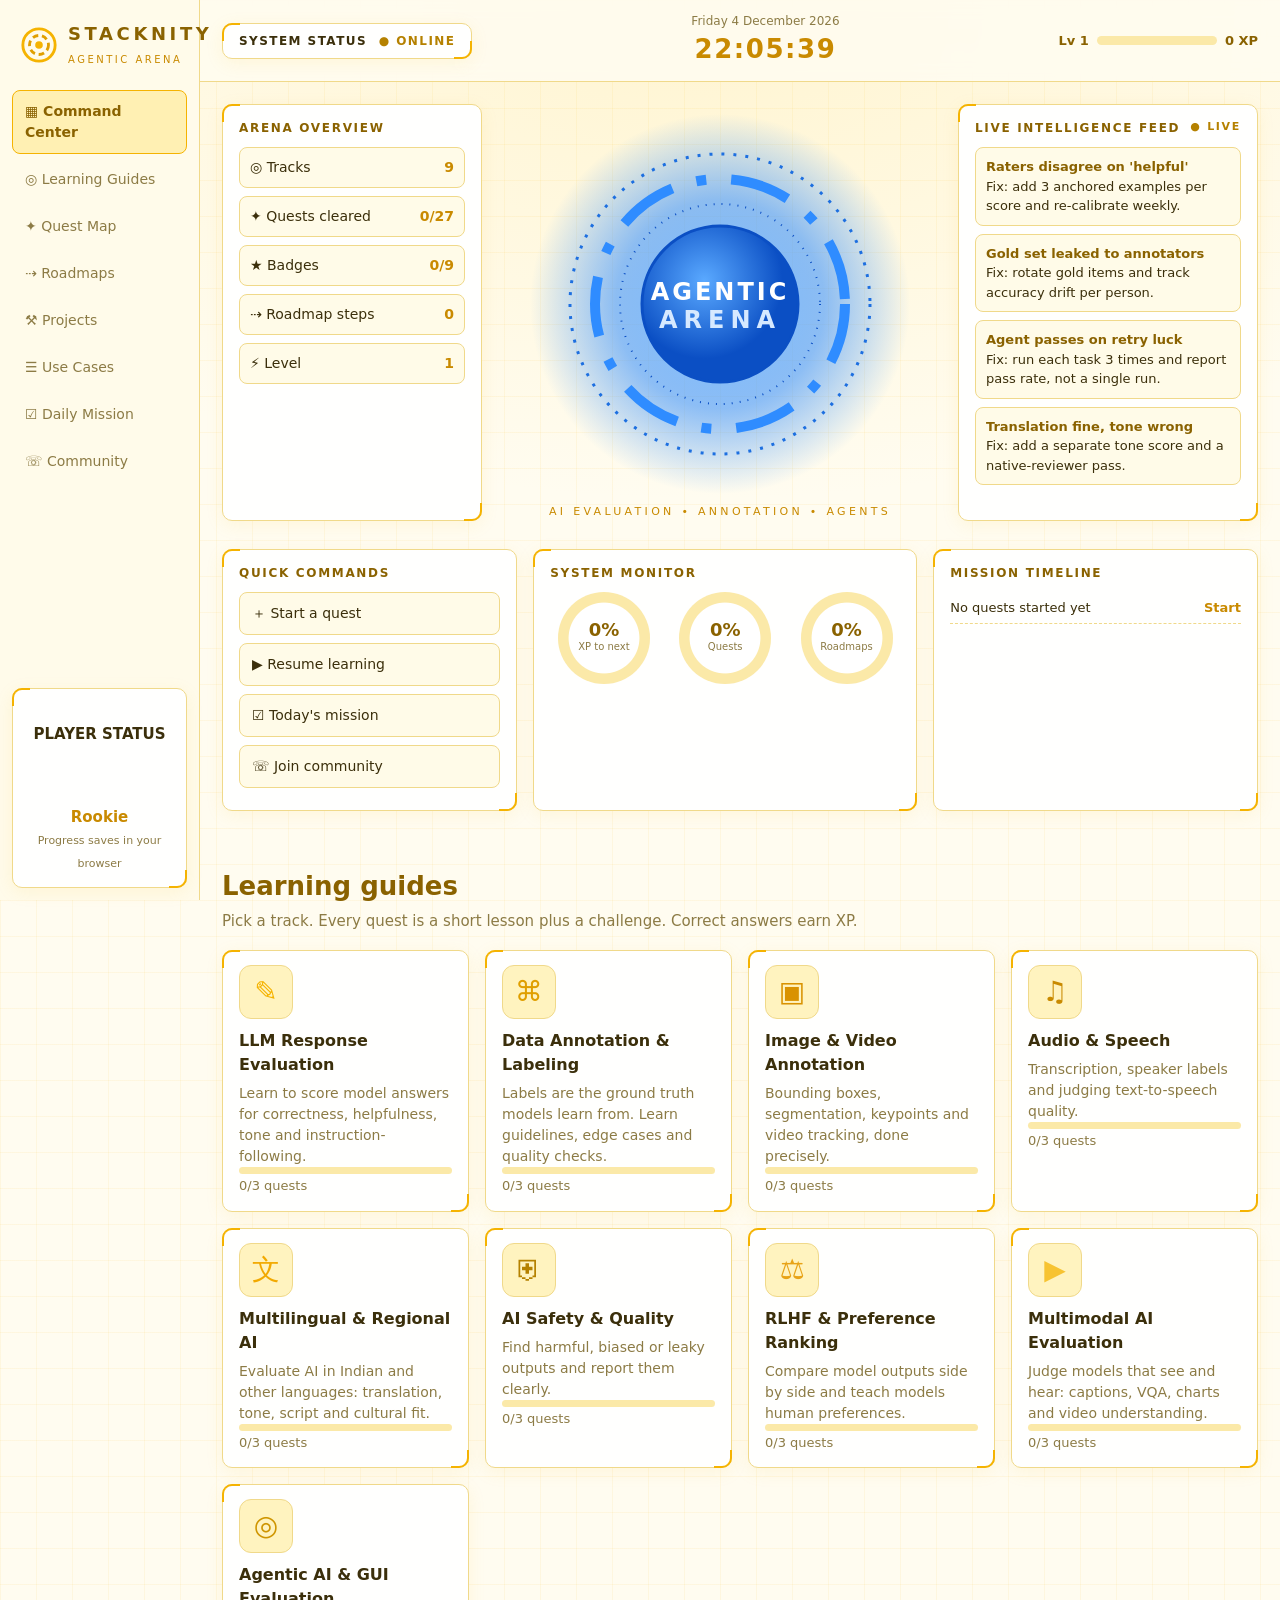
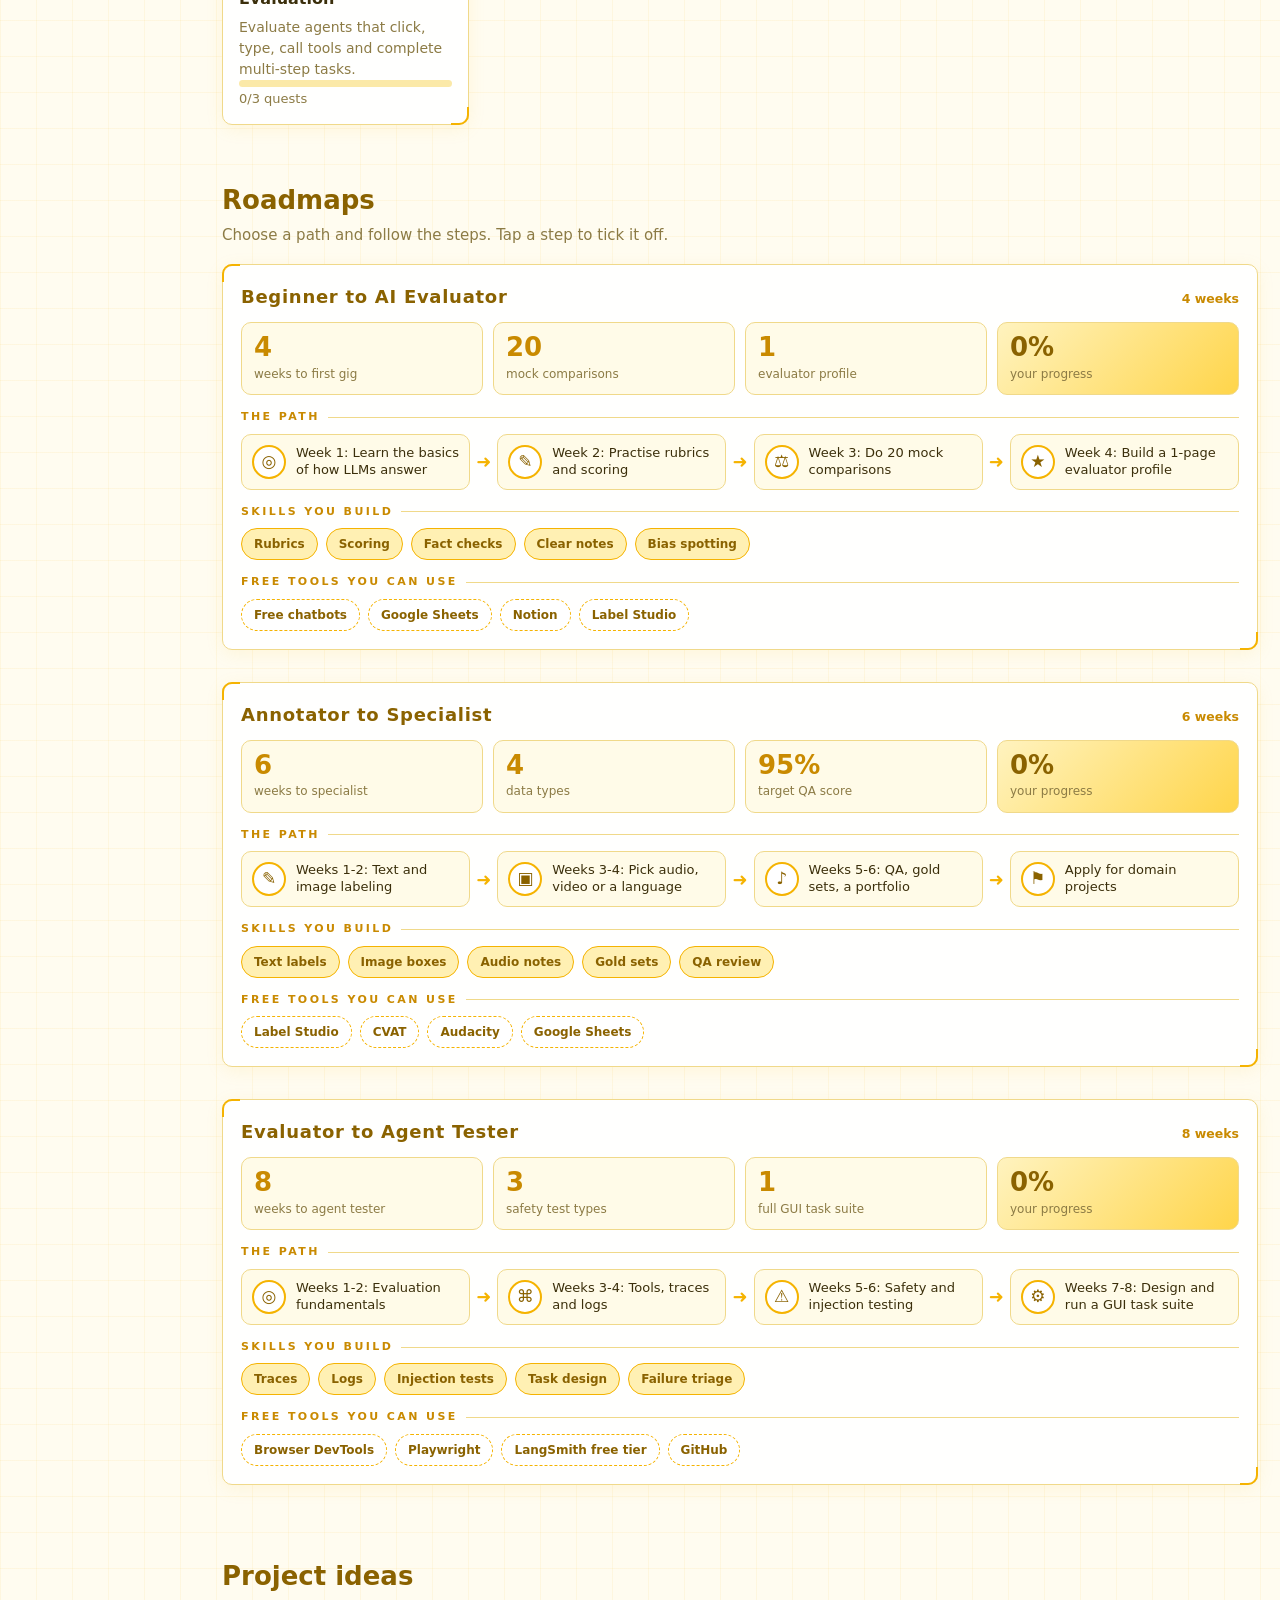
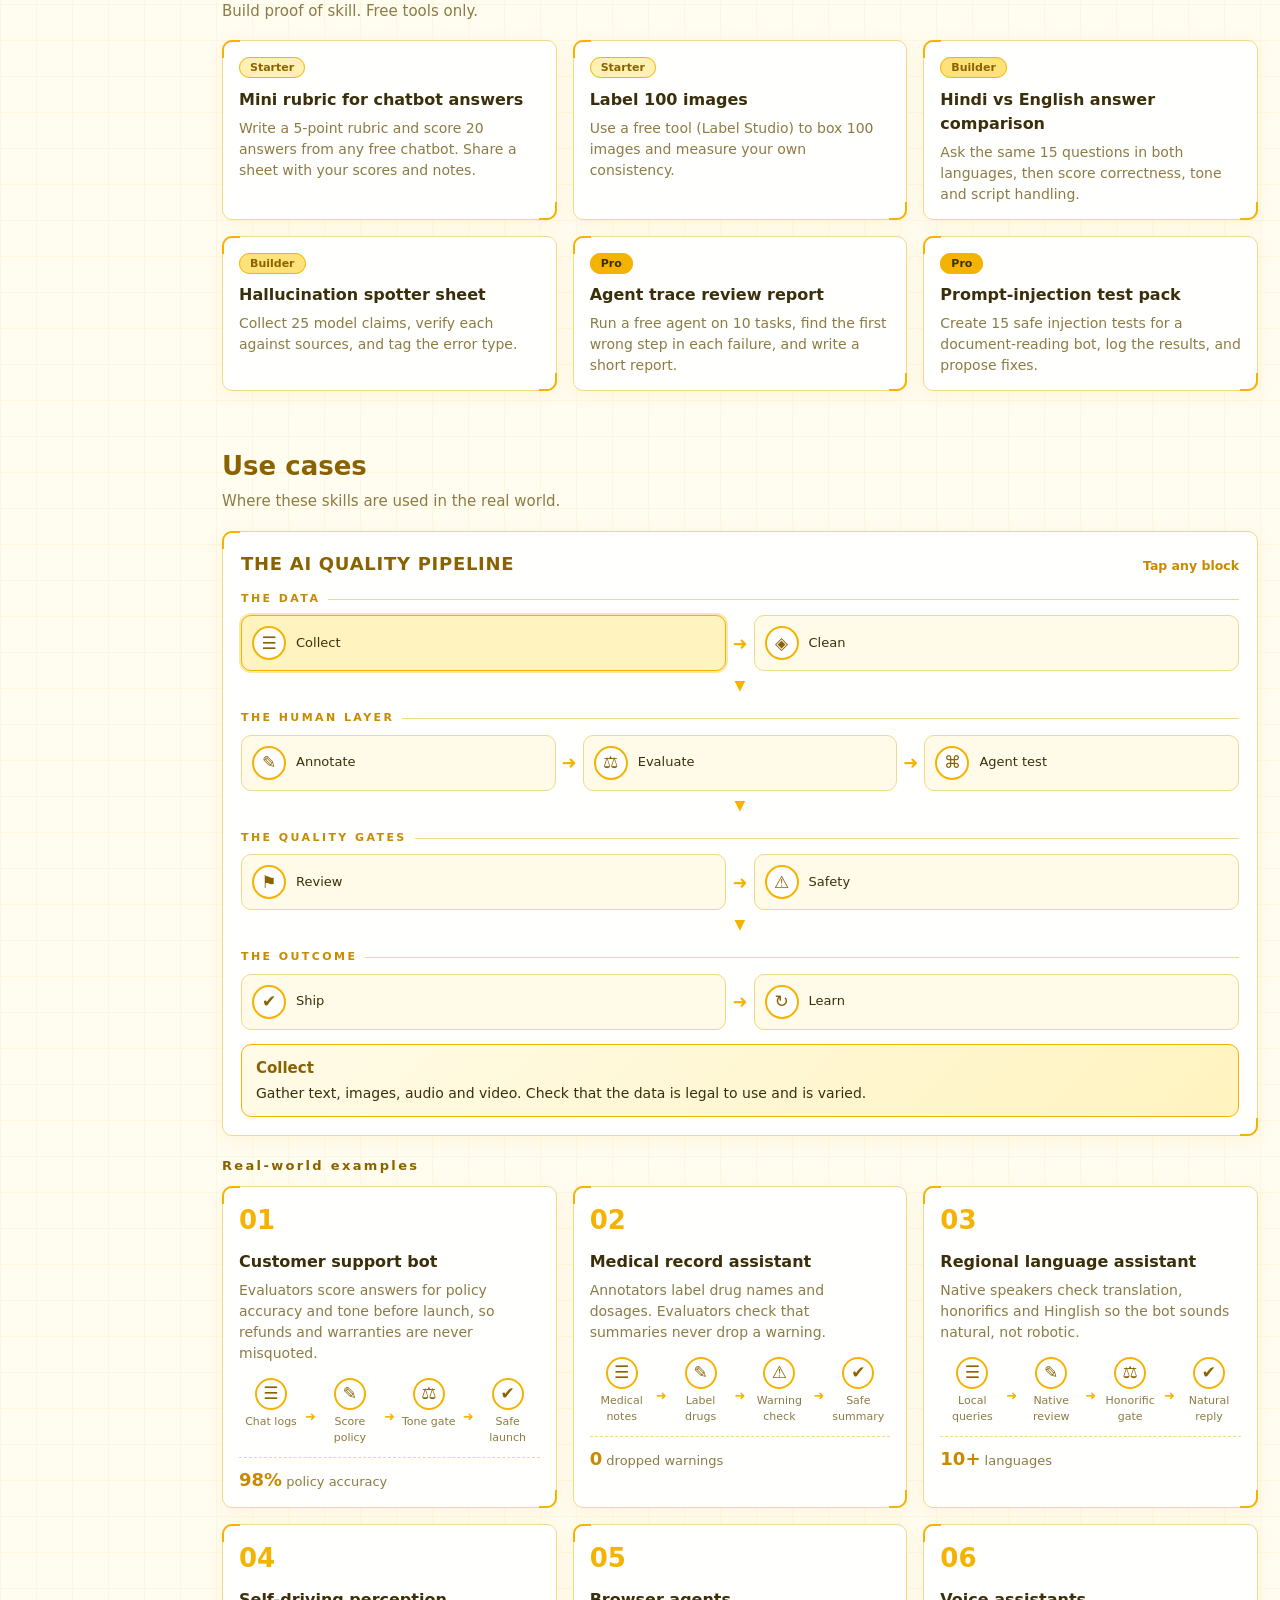
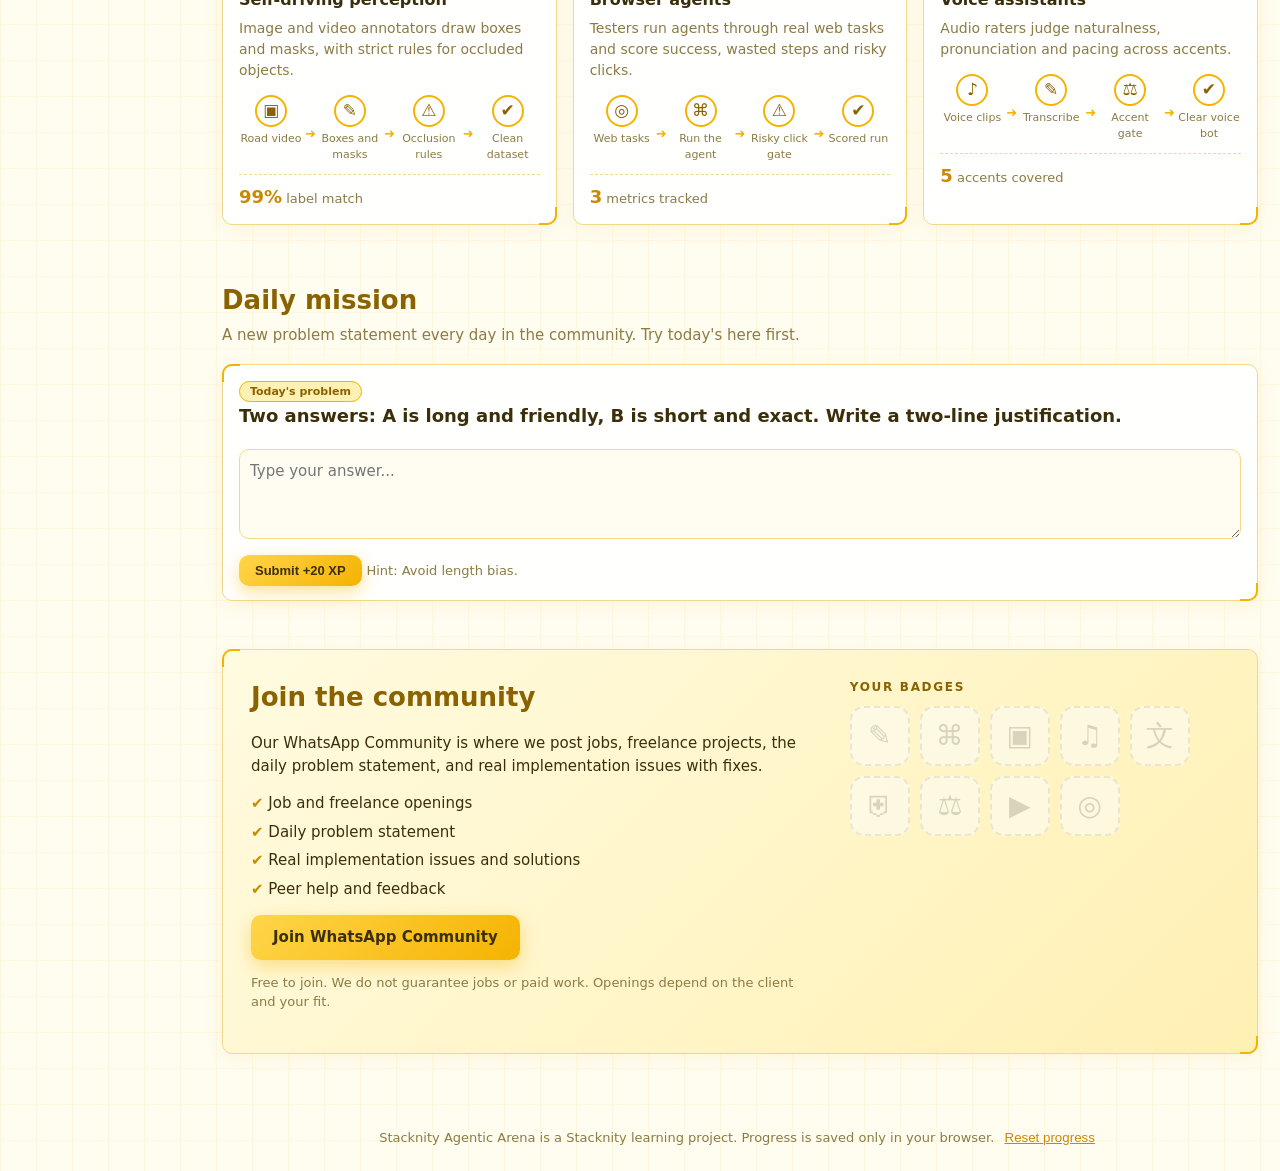
<file: index.html>
<!doctype html><html lang="en"><head><meta charset="utf-8"><meta name="viewport" content="width=device-width,initial-scale=1">
<title>Stacknity Agentic Arena - Learn AI evaluation by playing</title>
<meta name="description" content="Free game-style learning guides, roadmaps, projects and a job community for AI evaluators, annotators and agent testers.">
<link rel="stylesheet" href="style.css"></head><body>
<aside class="side"><a class="brand" href="#top"><svg viewBox="0 0 40 40" width="38" height="38"><circle cx="20" cy="20" r="17" fill="none" stroke="#f5b301" stroke-width="3"/><circle cx="20" cy="20" r="10" fill="none" stroke="#e09f00" stroke-width="3" stroke-dasharray="6 4"/><circle cx="20" cy="20" r="4" fill="#f5b301"/></svg><div><b>STACKNITY</b><span>AGENTIC ARENA</span></div></a>
<nav id="snav"><a href="#top" class="on">▦ Command Center</a><a href="#learn">◎ Learning Guides</a><a href="#map-sec">✦ Quest Map</a><a href="#roadmaps">⇢ Roadmaps</a><a href="#projects">⚒ Projects</a><a href="#usecases">☰ Use Cases</a><a href="#daily">☑ Daily Mission</a><a href="#community">☏ Community</a></nav>
<div class="voice panel"><h4>PLAYER STATUS</h4><div class="wave"><i></i><i></i><i></i><i></i><i></i><i></i><i></i><i></i><i></i></div><p id="rank">Rookie</p><small>Progress saves in your browser</small></div></aside>
<div class="shell">
<header class="top"><div class="panel pill-status">SYSTEM STATUS <b>● ONLINE</b></div>
<div class="clock"><small id="date"></small><strong id="time"></strong></div>
<div class="hud"><span id="lvl">Lv 1</span><div class="xpbar"><i id="xpfill"></i></div><span id="xp">0 XP</span></div></header>
<main id="top">
<section class="cmd">
<div class="panel col"><h3>ARENA OVERVIEW</h3>
<div class="row"><span>◎ Tracks</span><b id="ov-tracks">9</b></div><div class="row"><span>✦ Quests cleared</span><b id="ov-quests">0/27</b></div><div class="row"><span>★ Badges</span><b id="ov-badges">0/9</b></div><div class="row"><span>⇢ Roadmap steps</span><b id="ov-steps">0</b></div><div class="row"><span>⚡ Level</span><b id="ov-lvl">1</b></div></div>
<div class="core"><svg viewBox="0 0 400 400" aria-hidden="true"><defs><radialGradient id="cg"><stop offset="0" stop-color="#9fd0ff"/><stop offset=".55" stop-color="#2f8cff" stop-opacity=".55"/><stop offset="1" stop-color="#2f8cff" stop-opacity="0"/></radialGradient><radialGradient id="cf" cx=".4" cy=".35"><stop offset="0" stop-color="#5aa9ff"/><stop offset="1" stop-color="#0b4fc4"/></radialGradient></defs>
<circle cx="200" cy="200" r="190" fill="url(#cg)"/>
<g class="spin1"><circle cx="200" cy="200" r="150" fill="none" stroke="#1d6fe0" stroke-width="3" stroke-dasharray="3 9"/></g>
<g class="spin2"><circle cx="200" cy="200" r="125" fill="none" stroke="#2f8cff" stroke-width="10" stroke-dasharray="60 25 10 25"/></g>
<g class="spin1"><circle cx="200" cy="200" r="100" fill="none" stroke="#0b4fc4" stroke-width="2" stroke-dasharray="1 7"/></g>
<circle cx="200" cy="200" r="78" fill="url(#cf)" stroke="#0b4fc4" stroke-width="3"/>
<text x="200" y="196" text-anchor="middle" font-size="24" font-weight="800" letter-spacing="3" fill="#fff">AGENTIC</text><text x="200" y="224" text-anchor="middle" font-size="24" font-weight="800" letter-spacing="6" fill="#d6e9ff">ARENA</text></svg>
<p class="core-sub">AI EVALUATION • ANNOTATION • AGENTS</p></div>
<div class="panel col feed"><h3>LIVE INTELLIGENCE FEED <b class="live">● LIVE</b></h3><div id="real"></div></div>
</section>
<section class="cmd2">
<div class="panel"><h3>QUICK COMMANDS</h3><a class="qc" href="#learn">＋ Start a quest</a><a class="qc" id="resume" href="#learn">▶ Resume learning</a><a class="qc" href="#daily">☑ Today's mission</a><a class="qc" href="#community">☏ Join community</a></div>
<div class="panel"><h3>SYSTEM MONITOR</h3><div class="gauges"><div class="g" id="g1"><b>0%</b><small>XP to next</small></div><div class="g" id="g2"><b>0%</b><small>Quests</small></div><div class="g" id="g3"><b>0%</b><small>Roadmaps</small></div></div></div>
<div class="panel"><h3>MISSION TIMELINE</h3><div id="timeline"></div></div>
</section>
<section id="learn"><h2>Learning guides</h2><p class="sub">Pick a track. Every quest is a short lesson plus a challenge. Correct answers earn XP.</p>
<div id="tracks" class="grid tracks"></div></section>
<section id="map-sec" hidden><div class="panel mapp"><h2 id="map-title"></h2><p class="sub" id="map-blurb"></p>
<div class="map-wrap"><svg id="map" viewBox="0 0 800 260" preserveAspectRatio="xMidYMid meet"></svg></div>
<p class="sub small">Tap a glowing node to open the quest. Finish them in order to unlock the badge.</p></div></section>
<section id="roadmaps"><h2>Roadmaps</h2><p class="sub">Choose a path and follow the steps. Tap a step to tick it off.</p><div id="roads" class="grid roads"></div></section>
<section id="projects"><h2>Project ideas</h2><p class="sub">Build proof of skill. Free tools only.</p><div id="proj" class="grid cards3"></div></section>
<section id="usecases"><h2>Use cases</h2><p class="sub">Where these skills are used in the real world.</p><div class="panel dg"><div class="dg-h"><h3>THE AI QUALITY PIPELINE</h3><small>Tap any block</small></div><div id="pipe"></div></div><h3 class="sec3">Real-world examples</h3><div id="uses" class="grid cards3"></div></section>
<section id="daily"><h2>Daily mission</h2><p class="sub">A new problem statement every day in the community. Try today's here first.</p><div class="panel big" id="dailybox"></div></section>
<section id="community" class="comm panel"><div><h2>Join the community</h2>
<p>Our WhatsApp Community is where we post jobs, freelance projects, the daily problem statement, and real implementation issues with fixes.</p>
<ul class="ticks"><li>Job and freelance openings</li><li>Daily problem statement</li><li>Real implementation issues and solutions</li><li>Peer help and feedback</li></ul>
<a class="btn" id="wa" href="#community">Join WhatsApp Community</a>
<p class="small">Free to join. We do not guarantee jobs or paid work. Openings depend on the client and your fit.</p></div>
<div class="badges"><h3>YOUR BADGES</h3><div id="badges"></div></div></section>
</main>
<footer>Stacknity Agentic Arena is a Stacknity learning project. Progress is saved only in your browser. <button id="reset" class="link">Reset progress</button></footer></div>
<div id="modal" class="modal" hidden><div class="mbox panel"><button class="x" id="mx" aria-label="Close">✕</button><div id="mc"></div></div></div>
<script src="data.js"></script><script src="diagrams.js"></script><script src="app.js"></script></body></html>
</file>
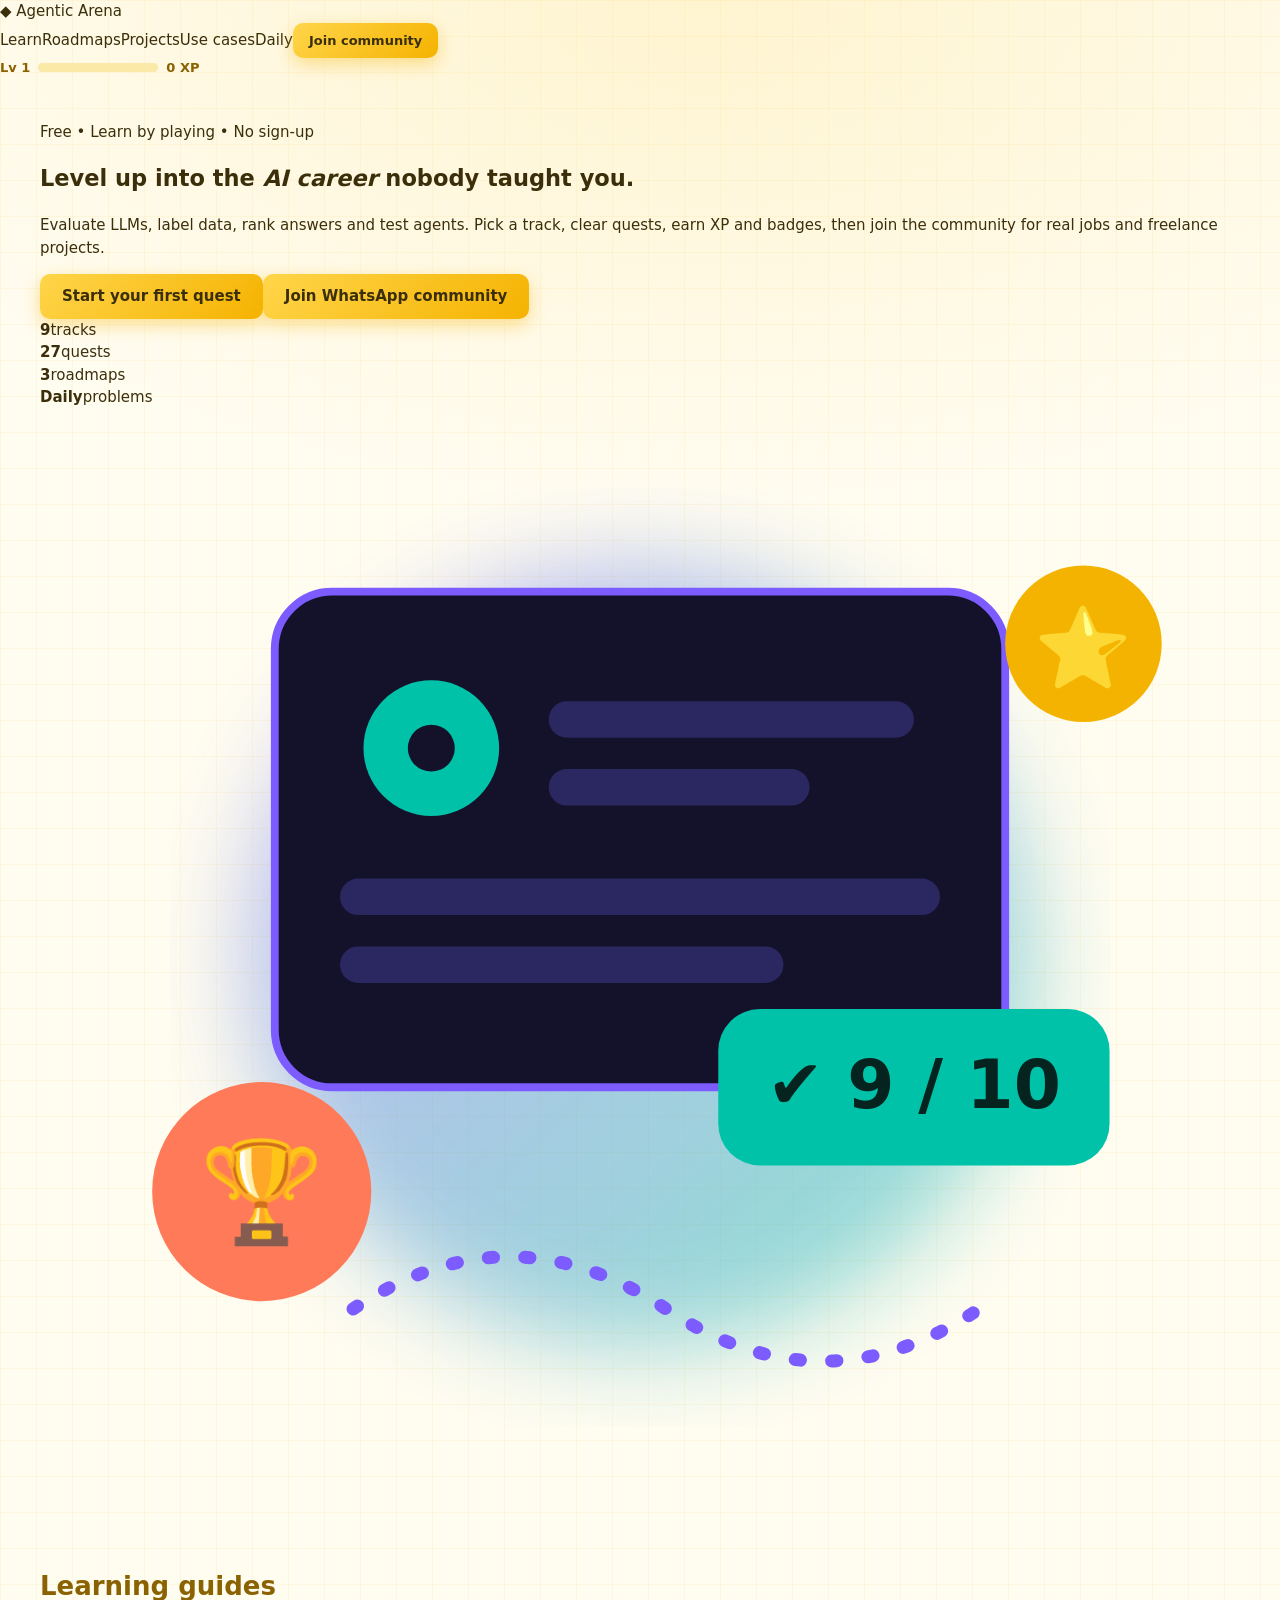
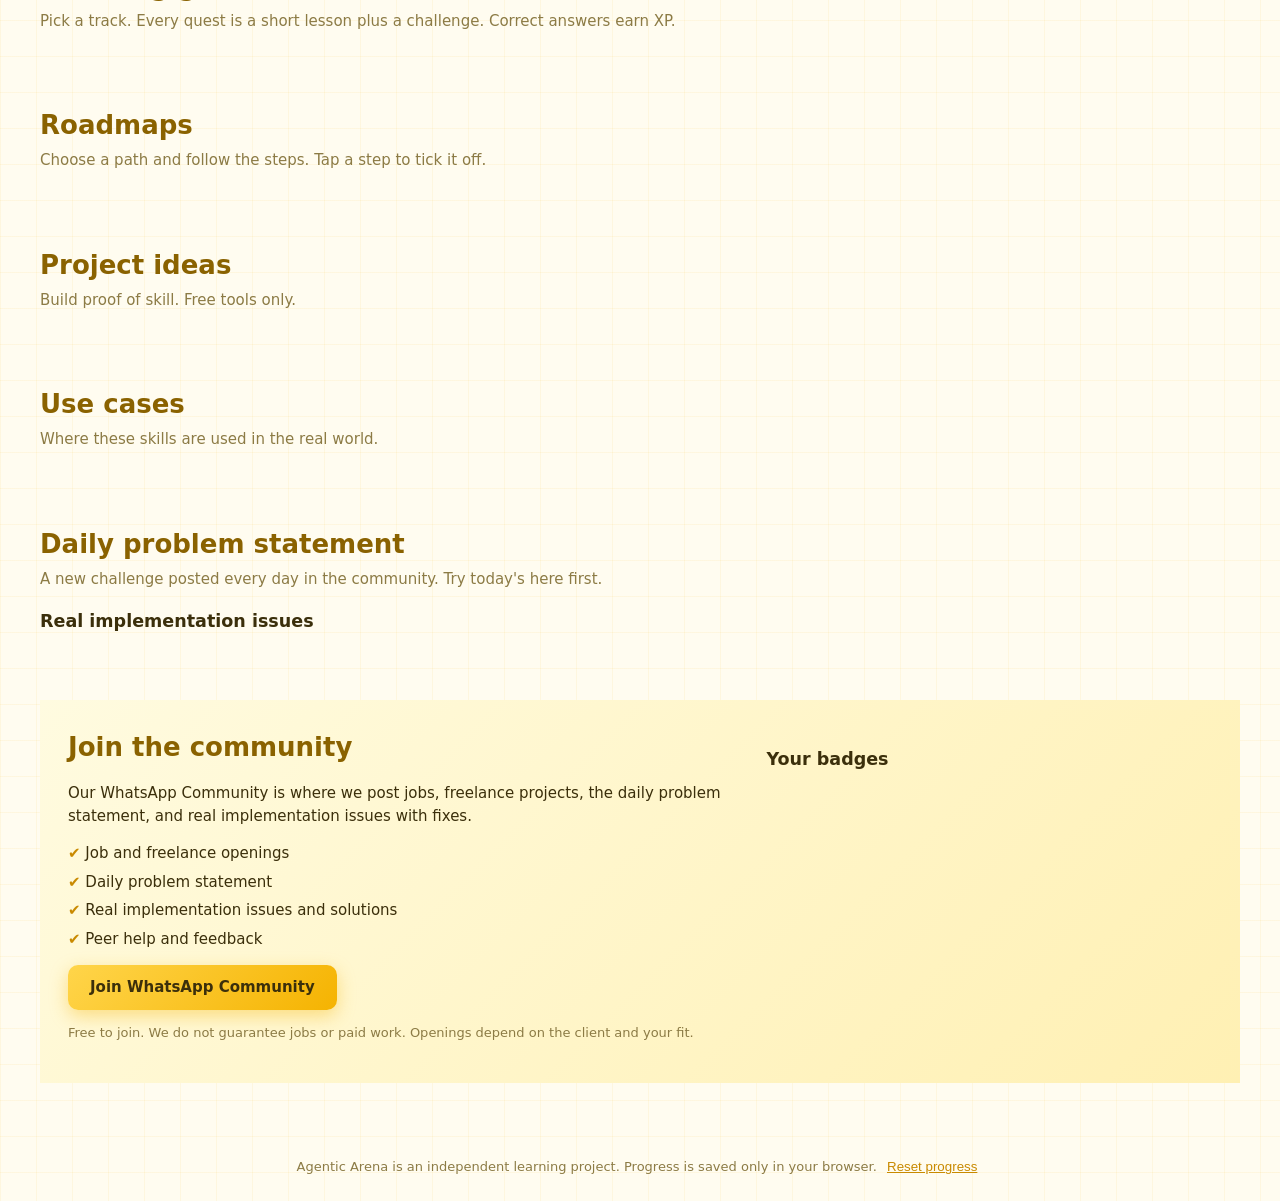
<file: 5-index.html>
<!doctype html><html lang="en"><head><meta charset="utf-8"><meta name="viewport" content="width=device-width,initial-scale=1">
<title>Agentic Arena - Learn AI evaluation by playing</title>
<meta name="description" content="Free game-style learning guides, roadmaps, projects and a job community for AI evaluators, annotators and agent testers.">
<link rel="stylesheet" href="style.css"></head><body>
<header class="nav"><a class="logo" href="#top"><span>◆</span> Agentic Arena</a>
<nav><a href="#learn">Learn</a><a href="#roadmaps">Roadmaps</a><a href="#projects">Projects</a><a href="#usecases">Use cases</a><a href="#daily">Daily</a><a class="btn sm" href="#community">Join community</a></nav>
<div class="hud"><span id="lvl">Lv 1</span><div class="xpbar"><i id="xpfill"></i></div><span id="xp">0 XP</span></div></header>
<main id="top">
<section class="hero"><div class="hero-text"><p class="pill">Free • Learn by playing • No sign-up</p>
<h1>Level up into the <em>AI career</em> nobody taught you.</h1>
<p>Evaluate LLMs, label data, rank answers and test agents. Pick a track, clear quests, earn XP and badges, then join the community for real jobs and freelance projects.</p>
<div class="cta"><a class="btn" href="#learn">Start your first quest</a><a class="btn ghost" href="#community">Join WhatsApp community</a></div>
<div class="stats"><div><b>9</b>tracks</div><div><b>27</b>quests</div><div><b>3</b>roadmaps</div><div><b>Daily</b>problems</div></div></div>
<div class="hero-art" aria-hidden="true">
<svg viewBox="0 0 460 420"><defs><linearGradient id="g1" x1="0" x2="1" y1="0" y2="1"><stop offset="0" stop-color="#7c5cff"/><stop offset="1" stop-color="#00c2a8"/></linearGradient><filter id="bl"><feGaussianBlur stdDeviation="18"/></filter></defs>
<circle cx="230" cy="210" r="150" fill="url(#g1)" opacity=".45" filter="url(#bl)"/>
<rect x="90" y="70" width="280" height="190" rx="22" fill="#14122b" stroke="#7c5cff" stroke-width="3"/>
<circle cx="150" cy="130" r="26" fill="#00c2a8"/><circle cx="150" cy="130" r="9" fill="#14122b"/>
<rect x="195" y="112" width="140" height="14" rx="7" fill="#2b2760"/><rect x="195" y="138" width="100" height="14" rx="7" fill="#2b2760"/>
<rect x="115" y="180" width="230" height="14" rx="7" fill="#2b2760"/><rect x="115" y="206" width="170" height="14" rx="7" fill="#2b2760"/>
<g class="float"><rect x="260" y="230" width="150" height="60" rx="16" fill="#00c2a8"/><text x="335" y="268" text-anchor="middle" font-size="26" font-weight="800" fill="#06241f">✔ 9 / 10</text></g>
<g class="float2"><circle cx="85" cy="300" r="42" fill="#ff7a59"/><text x="85" y="313" text-anchor="middle" font-size="38">🏆</text></g>
<g class="float2"><circle cx="400" cy="90" r="30" fill="#f5b301"/><text x="400" y="102" text-anchor="middle" font-size="30">⭐</text></g>
<path d="M120 345 q60 -40 120 0 t120 0" stroke="#7c5cff" stroke-width="5" fill="none" stroke-dasharray="2 12" stroke-linecap="round"/>
</svg></div></section>

<section id="learn"><h2>Learning guides</h2><p class="sub">Pick a track. Every quest is a short lesson plus a challenge. Correct answers earn XP.</p>
<div id="tracks" class="grid tracks"></div></section>

<section id="map-sec" hidden><h2 id="map-title"></h2><p class="sub" id="map-blurb"></p>
<div class="map-wrap"><svg id="map" viewBox="0 0 800 260" preserveAspectRatio="xMidYMid meet"></svg></div>
<p class="sub small">Tap a glowing node to open the quest. Finish them in order to unlock the badge.</p></section>

<section id="roadmaps"><h2>Roadmaps</h2><p class="sub">Choose a path and follow the steps. Tap a step to tick it off.</p>
<div id="roads" class="grid roads"></div></section>

<section id="projects"><h2>Project ideas</h2><p class="sub">Build proof of skill. Free tools only.</p>
<div id="proj" class="grid cards3"></div></section>

<section id="usecases"><h2>Use cases</h2><p class="sub">Where these skills are used in the real world.</p>
<div id="uses" class="grid cards3"></div></section>

<section id="daily"><h2>Daily problem statement</h2><p class="sub">A new challenge posted every day in the community. Try today's here first.</p>
<div class="two"><div class="card big" id="dailybox"></div>
<div><h3>Real implementation issues</h3><div id="real"></div></div></div></section>

<section id="community" class="comm"><div><h2>Join the community</h2>
<p>Our WhatsApp Community is where we post jobs, freelance projects, the daily problem statement, and real implementation issues with fixes.</p>
<ul class="ticks"><li>Job and freelance openings</li><li>Daily problem statement</li><li>Real implementation issues and solutions</li><li>Peer help and feedback</li></ul>
<a class="btn" id="wa" href="#community">Join WhatsApp Community</a>
<p class="small">Free to join. We do not guarantee jobs or paid work. Openings depend on the client and your fit.</p></div>
<div class="badges"><h3>Your badges</h3><div id="badges"></div></div></section>
</main>
<footer>Agentic Arena is an independent learning project. Progress is saved only in your browser. <button id="reset" class="link">Reset progress</button></footer>
<div id="modal" class="modal" hidden><div class="mbox"><button class="x" id="mx" aria-label="Close">✕</button><div id="mc"></div></div></div>
<script src="data.js"></script><script src="app.js"></script></body></html>
</file>
<file: style.css>
:root{--bg:#fffcf0;--panel:#fffffe;--line:#f0d98a;--g1:#fff3bf;--g2:#ffd54a;--g3:#f5b301;--g4:#c98a00;--g5:#8a6200;--tx:#3b2f0b;--mut:#8c7b45;--side:200px}
*{box-sizing:border-box}html{scroll-behavior:smooth}
body{margin:0;color:var(--tx);font:15px/1.5 system-ui,Segoe UI,Roboto,sans-serif;background:
 linear-gradient(#f5b30112 1px,transparent 1px) 0 0/36px 36px,linear-gradient(90deg,#f5b30112 1px,transparent 1px) 0 0/36px 36px,
 radial-gradient(900px 500px at 55% 0%,#ffe9a066,transparent),var(--bg)}
a{color:inherit;text-decoration:none}
.panel{position:relative;background:var(--panel);border:1px solid var(--line);border-radius:10px;padding:14px 16px;box-shadow:0 4px 18px #f5b30118}
.panel::before,.panel::after{content:"";position:absolute;width:16px;height:16px;border:2px solid var(--g3);pointer-events:none}
.panel::before{top:-1px;left:-1px;border-right:0;border-bottom:0;border-top-left-radius:10px}
.panel::after{bottom:-1px;right:-1px;border-left:0;border-top:0;border-bottom-right-radius:10px}
.panel h3{margin:0 0 10px;font-size:12px;letter-spacing:.14em;color:var(--g5)}
.side{position:fixed;inset:0 auto 0 0;width:var(--side);padding:12px;display:flex;flex-direction:column;gap:12px;background:#fffbea;border-right:1px solid var(--line);z-index:20}
.brand svg{flex:none}.brand{display:flex;gap:10px;align-items:center;padding:8px}.brand b{display:block;letter-spacing:.2em;font-size:18px;color:var(--g5)}.brand span{font-size:10px;letter-spacing:.25em;color:var(--g4)}
#snav{display:flex;flex-direction:column;gap:4px}#snav a{padding:10px 12px;border-radius:8px;color:var(--mut);font-size:14px;border:1px solid transparent}
#snav a:hover{color:var(--g5);background:#fff3bf80}#snav a.on{background:#fff0b3;color:var(--g5);border-color:var(--g3);font-weight:700}
.voice{margin-top:auto;text-align:center}.voice p{margin:6px 0 0;font-weight:800;color:var(--g4)}.voice small{color:var(--mut);font-size:11px}
.wave{display:flex;gap:4px;justify-content:center;align-items:center;height:34px}.wave i{width:4px;background:var(--g3);border-radius:4px;animation:wv 1.2s ease-in-out infinite}
.wave i:nth-child(odd){animation-delay:.25s}.wave i:nth-child(3n){animation-delay:.5s}@keyframes wv{0%,100%{height:6px}50%{height:28px}}
.shell{margin-left:var(--side);min-height:100vh}
.top{display:flex;align-items:center;gap:16px;padding:12px 22px;position:sticky;top:0;z-index:15;background:#fffcf0e6;backdrop-filter:blur(8px);border-bottom:1px solid var(--line)}
.pill-status{padding:8px 16px;font-size:12px;letter-spacing:.12em;font-weight:700}.pill-status b{color:#b58100;margin-left:6px}
.clock{flex:1;text-align:center}.clock small{display:block;color:var(--mut);font-size:12px}.clock strong{font-size:26px;color:var(--g4);letter-spacing:.06em}
.hud{display:flex;align-items:center;gap:8px;font-size:13px;font-weight:800;color:var(--g5)}.xpbar{width:120px;height:9px;background:#fbe9a8;border-radius:9px;overflow:hidden}
.xpbar i{display:block;height:100%;width:0;background:linear-gradient(90deg,var(--g2),var(--g4));transition:width .5s}
main{padding:0 22px}section{max-width:1200px;margin:0 auto;padding:28px 0}
h2{font-size:26px;margin:0 0 4px;color:var(--g5)}.sub{color:var(--mut);margin:0 0 18px}.small{font-size:13px;color:var(--mut)}
.cmd{display:grid;grid-template-columns:260px 1fr 300px;gap:16px;align-items:stretch;padding-top:22px}
.row{display:flex;justify-content:space-between;padding:9px 10px;margin-bottom:8px;border:1px solid var(--line);border-radius:8px;background:#fffbe8;font-size:14px}.row b{color:var(--g4)}
.core{display:flex;flex-direction:column;align-items:center;justify-content:center;min-height:380px}.core svg{width:100%;max-width:400px}
.spin1{transform-origin:200px 200px;animation:sp 40s linear infinite}.spin2{transform-origin:200px 200px;animation:sp 22s linear infinite reverse}@keyframes sp{to{transform:rotate(360deg)}}
.core-sub{letter-spacing:.3em;font-size:11px;color:var(--g4);margin:0}
.live{float:right;color:#b58100;font-size:11px}
.feed .rl{border:1px solid var(--line);border-radius:8px;padding:9px 10px;margin-bottom:8px;background:#fffbe8;font-size:13px}.feed .rl b{display:block;color:var(--g5)}
.cmd2{display:grid;grid-template-columns:1fr 1.3fr 1.1fr;gap:16px;padding-top:0}
.qc{display:block;padding:10px 12px;margin-bottom:8px;border:1px solid var(--line);border-radius:8px;background:#fffbe8;font-size:14px;transition:.15s}.qc:hover{background:var(--g1);border-color:var(--g3)}
.gauges{display:flex;gap:14px;justify-content:space-around}
.g{--p:0;width:92px;height:92px;border-radius:50%;display:grid;place-content:center;text-align:center;background:radial-gradient(closest-side,#fff 76%,transparent 78%),conic-gradient(var(--g3) calc(var(--p)*1%),#fbe9a8 0)}
.g b{font-size:18px;color:var(--g5);line-height:1}.g small{font-size:10px;color:var(--mut)}
#timeline .tl{display:flex;justify-content:space-between;font-size:13px;padding:6px 0;border-bottom:1px dashed var(--line)}.tl em{font-style:normal;color:var(--g4);font-weight:700}
.btn{display:inline-block;background:linear-gradient(135deg,var(--g2),var(--g3));color:#3b2f0b;padding:11px 22px;border-radius:10px;font-weight:800;border:0;cursor:pointer;box-shadow:0 6px 18px #f5b30166;transition:transform .15s}.btn:hover{transform:translateY(-2px)}.btn.sm{padding:8px 16px;font-size:13px}
.grid{display:grid;gap:16px}.tracks{grid-template-columns:repeat(auto-fill,minmax(230px,1fr))}.cards3{grid-template-columns:repeat(auto-fill,minmax(290px,1fr))}.roads{grid-template-columns:repeat(auto-fit,minmax(290px,1fr))}
.track{cursor:pointer;transition:transform .2s,box-shadow .2s}.track:hover{transform:translateY(-5px);box-shadow:0 10px 26px #f5b30144}
.track .ic{width:54px;height:54px;border-radius:12px;display:grid;place-items:center;font-size:28px;color:var(--c);background:#fff3bf;border:1px solid var(--line);margin-bottom:10px}
.track h3{margin:4px 0;font-size:16px;letter-spacing:0;color:var(--tx)}.track p{color:var(--mut);font-size:13px;margin:6px 0 12px}
.prog{height:7px;background:#fbe9a8;border-radius:9px;overflow:hidden}.prog i{display:block;height:100%;background:var(--c)}
.mapp h2{margin-bottom:2px}.map-wrap{background:linear-gradient(180deg,#fffbe0,#ffefb0);border:1px solid var(--line);border-radius:12px;padding:10px}#map{width:100%;height:auto}
.node{cursor:pointer}.node:hover circle.main{r:34}.node.locked{cursor:not-allowed}.pulse{animation:pu 1.6s infinite}@keyframes pu{50%{r:46;opacity:.15}}
.road h3{font-size:16px;letter-spacing:0;color:var(--tx)}.road small{color:var(--g4);font-weight:700}
.step{display:flex;gap:10px;align-items:center;padding:10px;border-radius:8px;background:#fffbe8;margin:8px 0;cursor:pointer;border:1px solid var(--line)}.step:hover{border-color:var(--g3)}
.step .dot{width:22px;height:22px;border-radius:50%;border:2px solid var(--g3);flex:none;display:grid;place-items:center;font-size:13px;color:#fff}.step.done .dot{background:var(--g3)}.step.done span{text-decoration:line-through;color:var(--mut)}
.lvl{font-size:11px;font-weight:800;padding:3px 10px;border-radius:99px;background:#fff0b3;color:var(--g5);border:1px solid var(--g3)}.lvl.Builder{background:#ffe27a}.lvl.Pro{background:var(--g3);color:#3b2f0b}
.card h3{margin:10px 0 6px;font-size:16px;letter-spacing:0;color:var(--tx)}.card p{color:var(--mut);margin:0;font-size:14px}.num{font-size:26px;font-weight:800;color:var(--g3)}
.big h3{letter-spacing:0;font-size:18px;color:var(--tx)}
textarea{width:100%;min-height:90px;background:#fffdf2;color:var(--tx);border:1px solid var(--line);border-radius:10px;padding:10px;margin:10px 0;font:inherit}
.comm{display:grid;grid-template-columns:1.2fr .8fr;gap:30px;margin:20px auto 50px;max-width:1200px;padding:28px;background:linear-gradient(135deg,#fffbe0,#fff0b3)}
.ticks{list-style:none;padding:0}.ticks li::before{content:"✔ ";color:var(--g4)}.ticks li{margin:6px 0}
#badges{display:flex;flex-wrap:wrap;gap:10px}.badge{width:60px;height:60px;border-radius:14px;display:grid;place-items:center;font-size:28px;color:var(--g3);background:#fffdf2;border:2px dashed var(--line);filter:grayscale(1);opacity:.5}.badge.on{filter:none;opacity:1;border:2px solid var(--g3);box-shadow:0 0 16px #f5b30188;background:#fff3bf}
footer{text-align:center;color:var(--mut);font-size:13px;padding:24px}.link{background:none;border:0;color:var(--g4);cursor:pointer;text-decoration:underline}
.modal{position:fixed;inset:0;background:#3b2f0b66;z-index:50;display:grid;place-items:center;padding:16px}.modal[hidden]{display:none}
.mbox{max-width:560px;width:100%;padding:26px;max-height:90vh;overflow:auto}.x{position:absolute;right:14px;top:12px;background:none;border:0;color:var(--g5);font-size:20px;cursor:pointer}
.mbox h3{font-size:20px;letter-spacing:0;color:var(--tx)}.mbox .pill{display:inline-block;background:#fff0b3;border:1px solid var(--g3);color:var(--g5);padding:4px 12px;border-radius:99px;font-size:12px}
.opt{display:block;width:100%;text-align:left;margin:8px 0;padding:12px;border-radius:10px;background:#fffbe8;border:2px solid var(--line);color:var(--tx);font:inherit;cursor:pointer}
.opt:hover{border-color:var(--g3)}.opt.ok{border-color:#b58100;background:#ffe27a}.opt.bad{border-color:#c0392b;background:#fde8e4}
.toast{position:fixed;bottom:20px;left:50%;transform:translateX(-50%);background:var(--g3);color:#3b2f0b;font-weight:800;padding:10px 20px;border-radius:99px;z-index:99}
@media(max-width:1000px){.cmd{grid-template-columns:1fr}.cmd2{grid-template-columns:1fr}.core{min-height:300px}}
@media(max-width:800px){:root{--side:0px}.side{position:sticky;top:0;inset:auto;width:100%;flex-direction:row;align-items:center;padding:6px 10px;border-right:0;border-bottom:1px solid var(--line)}
.brand span,.voice{display:none}.brand b{font-size:13px}.brand svg{width:26px}#snav{flex-direction:row;overflow-x:auto;gap:2px}#snav a{white-space:nowrap;padding:8px 10px;font-size:13px}
.shell{margin-left:0}.top{top:48px;padding:8px 12px;flex-wrap:wrap}.pill-status{display:none}.clock{text-align:left}.clock strong{font-size:18px}.comm{grid-template-columns:1fr}}

.roads{grid-template-columns:1fr}
.dg{padding:18px;margin-bottom:16px}.dg-h{display:flex;justify-content:space-between;align-items:baseline;gap:10px;margin-bottom:12px}.dg-h h3{margin:0;font-size:18px;letter-spacing:.04em;color:var(--g5)}.dg-h small{color:var(--g4);font-weight:700}
.dg-stats{display:grid;grid-template-columns:repeat(auto-fit,minmax(130px,1fr));gap:10px;margin-bottom:14px}
.stat{border:1px solid var(--line);border-radius:10px;padding:10px 12px;background:#fffbe8}.stat b{display:block;font-size:26px;color:var(--g4);line-height:1.1}.stat span{font-size:12px;color:var(--mut)}
.stat.hot{background:linear-gradient(135deg,#fff3bf,#ffd54a)}.stat.hot b{color:var(--g5)}
.band-l{font-size:11px;letter-spacing:.22em;font-weight:800;color:var(--g4);margin:14px 0 8px;display:flex;align-items:center;gap:8px}.band-l::after{content:"";flex:1;height:1px;background:var(--line)}
.flow{display:flex;align-items:stretch;gap:6px;flex-wrap:wrap}.flow .arr,.mini .arr{align-self:center;color:var(--g3);font-style:normal;font-size:18px}
.dn{flex:1;min-width:150px;display:flex;gap:10px;align-items:center;padding:10px;border:1px solid var(--line);border-radius:10px;background:#fffbe8;cursor:pointer;font:inherit;color:var(--tx);text-align:left;margin:0;transition:.15s}
.dn:hover{border-color:var(--g3);transform:translateY(-2px)}.dn.done{background:#fff3bf}.dn.done span{text-decoration:line-through;color:var(--mut)}.dn.sel{background:var(--g1);border-color:var(--g3);box-shadow:0 0 0 2px #f5b30155}
.ni{width:34px;height:34px;flex:none;border-radius:50%;display:grid;place-items:center;font-size:17px;color:var(--g5);background:#fff;border:2px solid var(--g3)}.dn.done .ni{background:var(--g3);color:#fff}
.dn span{font-size:13px;line-height:1.3}
.chips{display:flex;flex-wrap:wrap;gap:8px}.chips em{font-style:normal;font-size:12px;padding:6px 12px;border-radius:99px;background:#fff0b3;border:1px solid var(--g3);color:var(--g5);font-weight:700}.chips.found em{background:#fff;border-style:dashed}
.pband{margin-bottom:2px}.down{text-align:center;color:var(--g3);font-size:14px;margin:4px 0}.pdetail{margin-top:14px;padding:12px 14px;border-radius:10px;border:1px solid var(--g3);background:linear-gradient(135deg,#fffbe8,#fff3bf)}.pdetail b{color:var(--g5)}.pdetail p{margin:4px 0 0;color:var(--tx);font-size:14px}
.sec3{margin:20px 0 10px;font-size:13px;letter-spacing:.18em;color:var(--g5)}
.mini{display:flex;align-items:flex-start;gap:2px;margin:14px 0 10px}.mn{flex:1;text-align:center;font-size:11px;color:var(--mut)}.mn .ni{margin:0 auto 4px;width:32px;height:32px}.mini .arr{font-size:13px;margin-top:8px}
.ucs{font-size:13px;color:var(--mut);border-top:1px dashed var(--line);padding-top:8px}.ucs b{color:var(--g4);font-size:18px}
@media(max-width:700px){.flow{flex-direction:column}.flow .arr{transform:rotate(90deg);align-self:center}.dn{min-width:0}}
</file>
